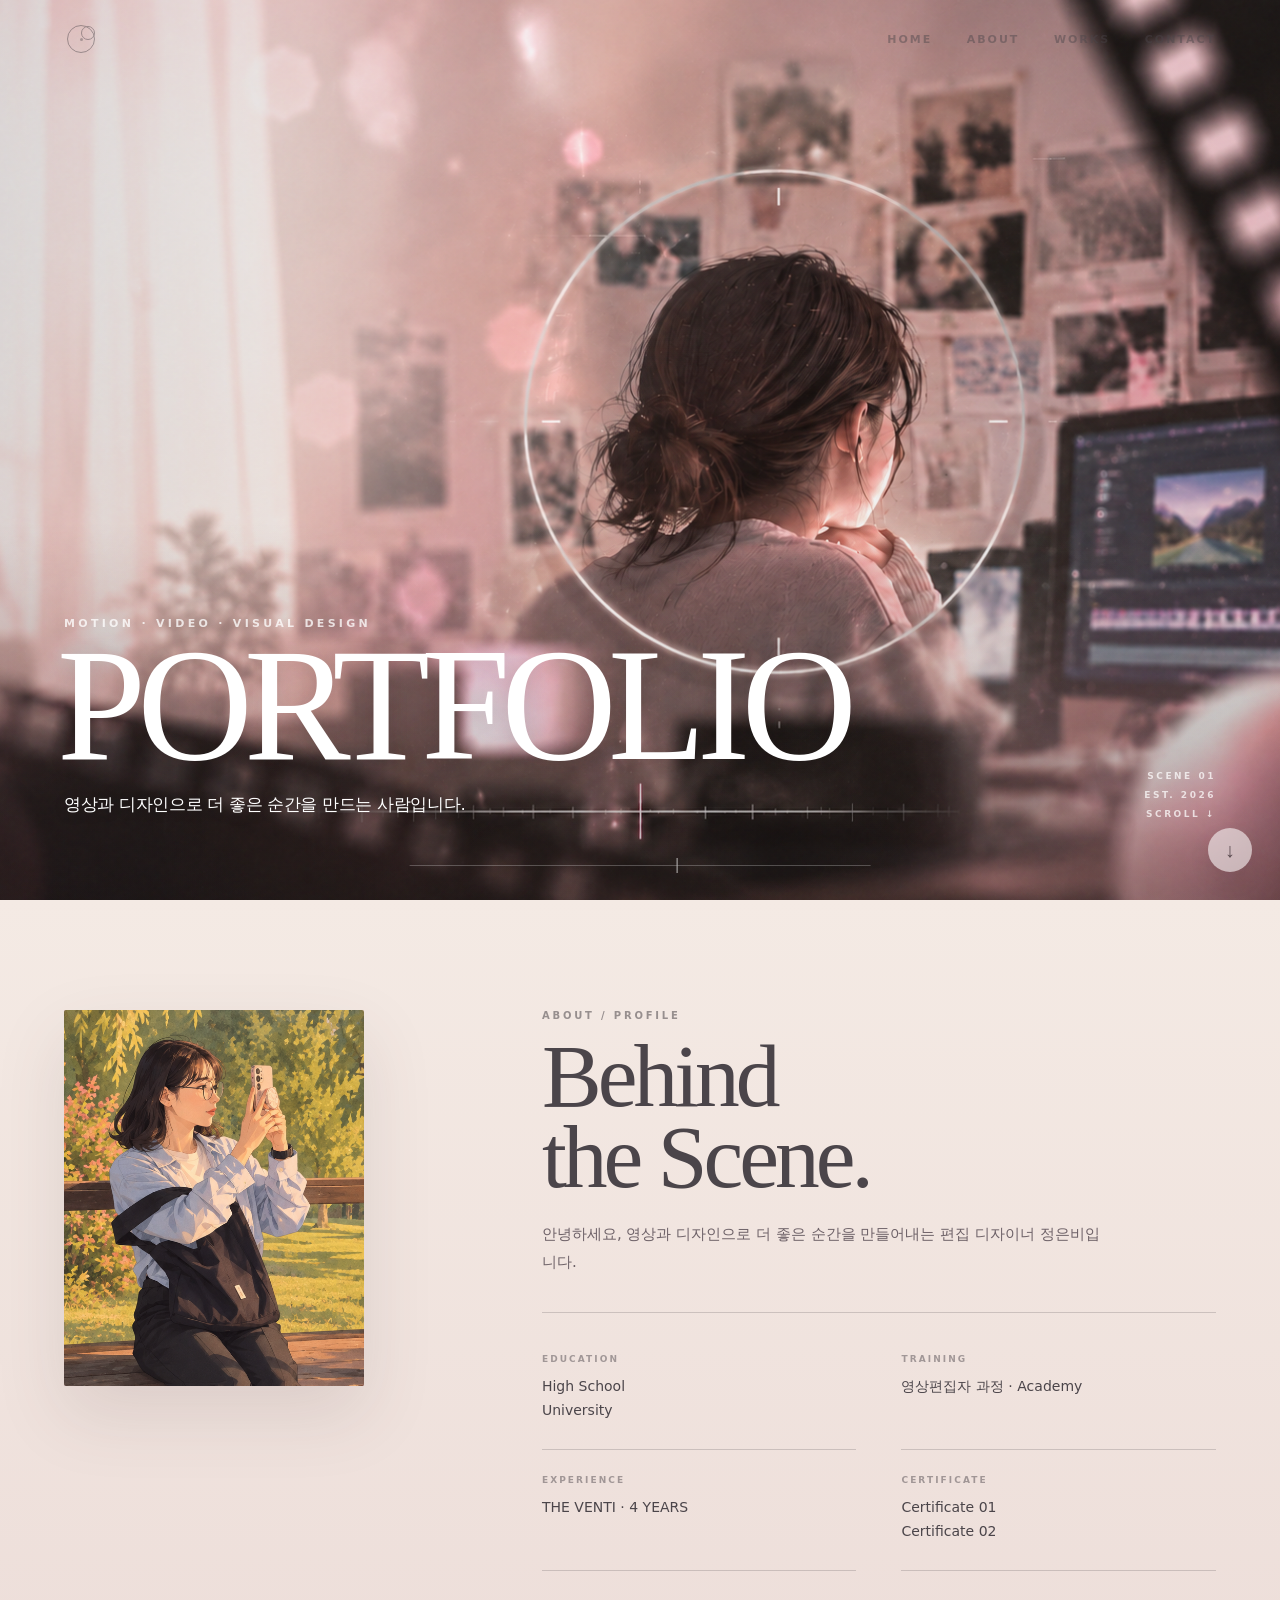
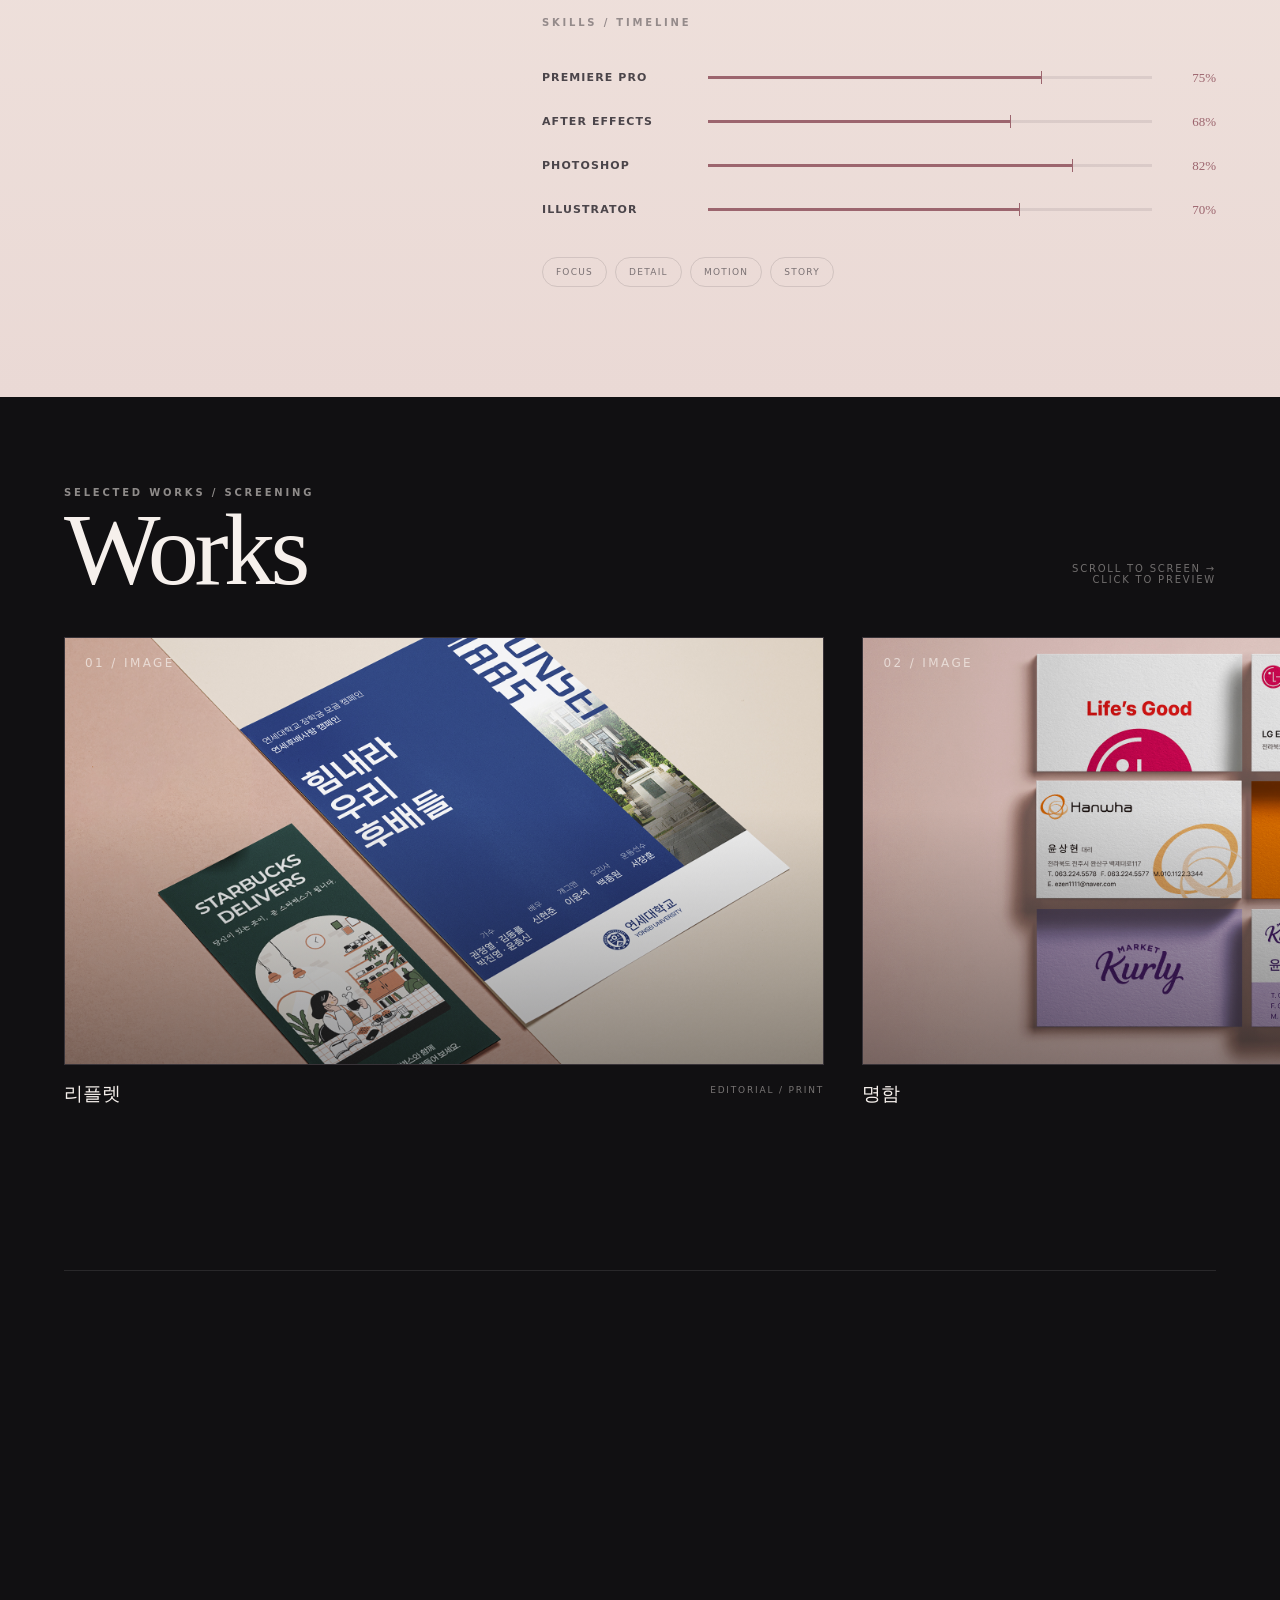
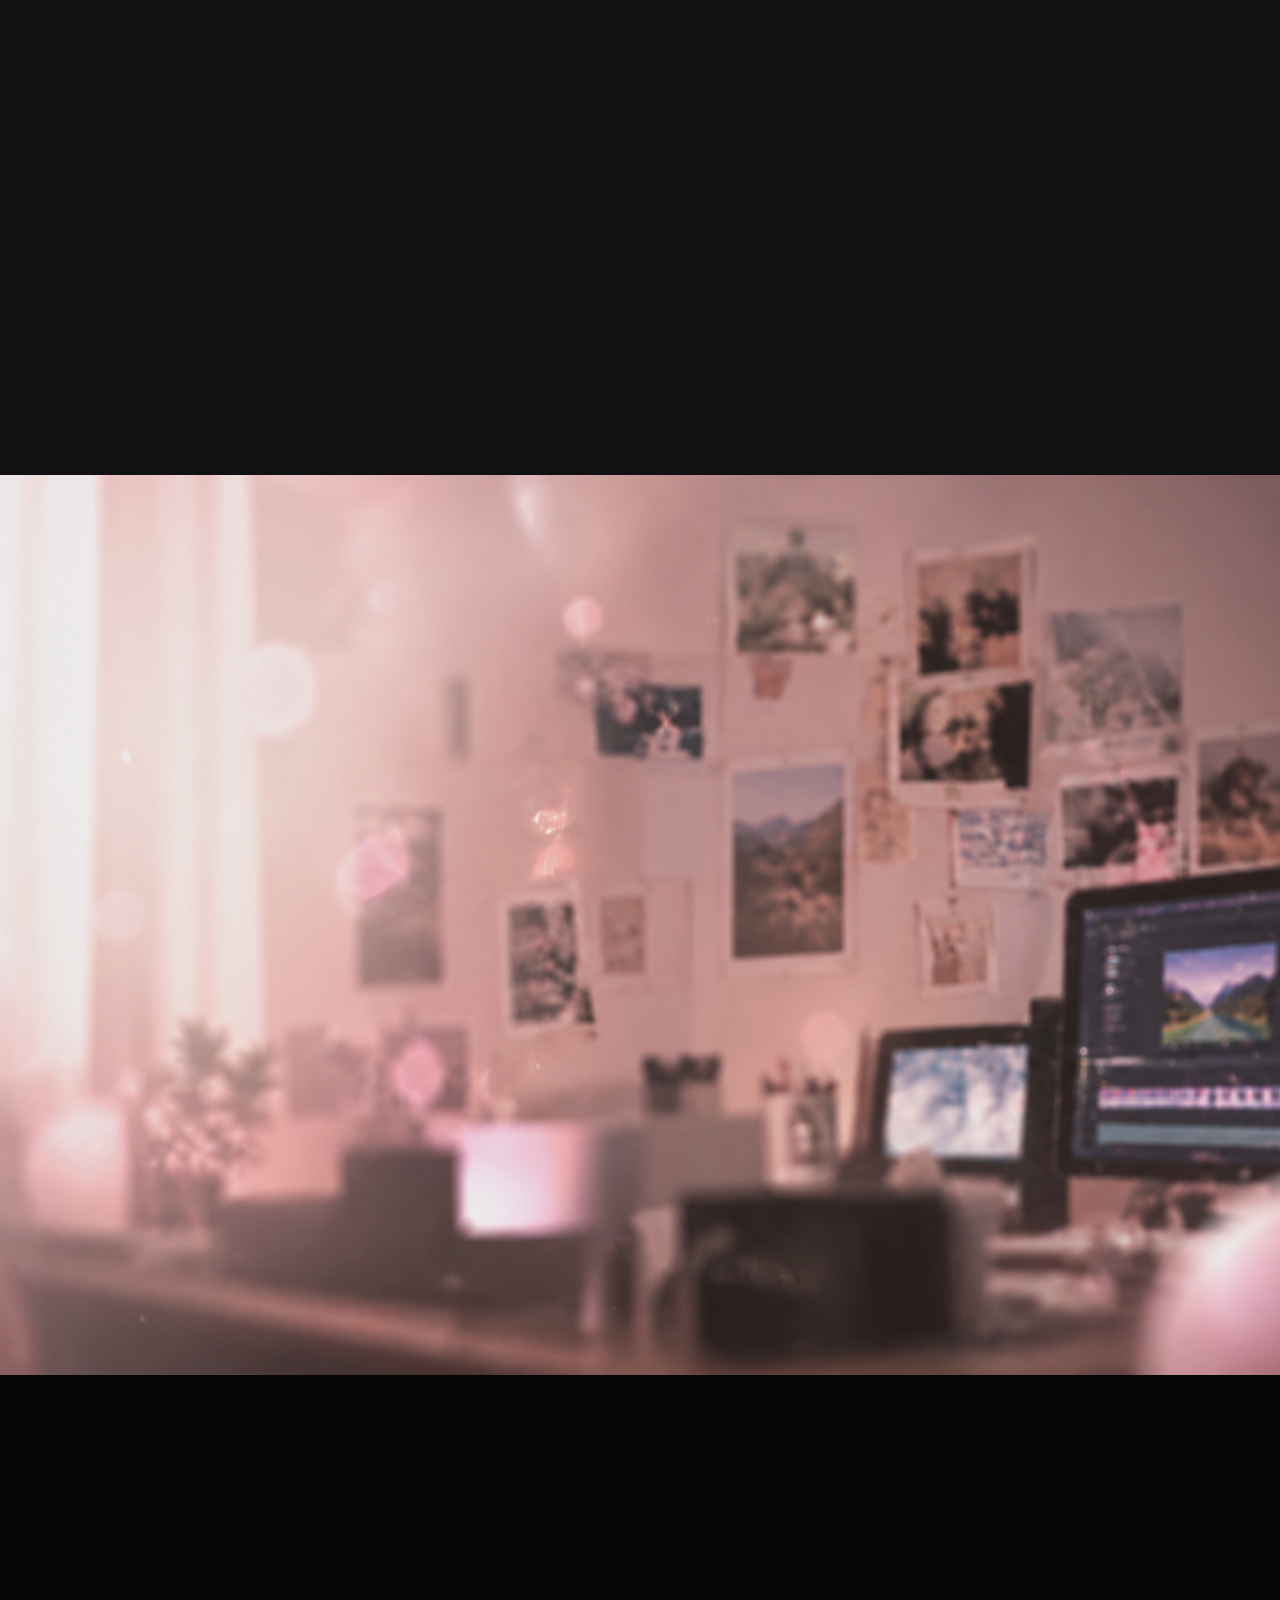
<file: index.html>
<!doctype html>
<html lang="ko">

<head>
  <meta charset="utf-8" />
  <meta name="viewport" content="width=device-width, initial-scale=1" />
  <title>Eunbi Portfolio</title>
  <meta name="description" content="영상과 디자인으로 더 좋은 순간을 만드는 사람입니다." />
  <script>
    if (sessionStorage.getItem('portfolioTarget') === 'works') {
      document.documentElement.classList.add('jump-to-works');
    }
  </script>

  <style>
    html.jump-to-works {
      visibility: hidden;
    }
  </style>

  <link rel="icon" type="image/png" sizes="32x32" href="./assets/favicon.png">
  <link rel="stylesheet" href="style.css" />
</head>

<body data-hero-final-ring="video">
  <header class="site-header" id="siteHeader">
    <!-- LOGO PLACEHOLDER: later swap this mark for your personal symbol / character icon -->
    <a class="brand-mark" href="#top" aria-label="Home"><span></span></a>
    <nav class="nav-links" aria-label="Primary">
      <a href="#top">HOME</a>
      <a href="#about">ABOUT</a>
      <a href="#works">WORKS</a>
      <a href="#contact">CONTACT</a>
    </nav>
  </header>

  <main id="top">
    <section class="hero">
      <div class="hero-media" aria-hidden="true">
        <!-- Replace hero-loop.mp4 with the final Flow clip later. Keep the same filename and no HTML edit is needed. -->
        <video autoplay muted loop playsinline poster="assets/hero-still.png">
          <source src="assets/표지 동영상.mp4" type="video/mp4" />
        </video>
        <img src="assets/hero-still.png" alt="" />
      </div>
      <div class="hero-shade"></div>
      <div class="hero-grain"></div>
      <!-- Intro rings are web layers. With data-hero-final-ring="video", they roll in and fade into the ring already baked into the Flow clip. -->
      <div class="focus-ring big"></div>
      <div class="focus-ring small"></div>
      <div class="hero-copy">
        <div class="hero-kicker">MOTION · VIDEO · VISUAL DESIGN</div>
        <h1 class="hero-title">PORTFOLIO</h1>
        <p class="hero-desc">영상과 디자인으로 더 좋은 순간을 만드는 사람입니다.</p>
      </div>
      <div class="hero-meta"><span>SCENE 01</span><span>EST. 2026</span><span>SCROLL ↓</span></div>
      <div class="hero-timeline"></div>
    </section>

    <section class="profile" id="about">
      <div class="profile-grid">
        <aside class="portrait-wrap">
          <div class="portrait">
            <img
              src="./assets/자캐_임시.png"
              alt="프로필 일러스트"
              class="portrait-img"
            >
          </div>
        </aside>
        <div>
          <div class="profile-head">
            <div class="section-label">ABOUT / PROFILE</div>
            <h2>Behind<br>the Scene.</h2>
            <p>안녕하세요, 영상과 디자인으로 더 좋은 순간을 만들어내는 편집 디자이너 정은비입니다.</p>
          </div>

          <dl class="credit-grid">
            <div class="credit">
              <dt>EDUCATION</dt>
              <dd>High School<br>University</dd>
            </div>
            <div class="credit">
              <dt>TRAINING</dt>
              <dd>영상편집자 과정 · Academy</dd>
            </div>
            <div class="credit">
              <dt>EXPERIENCE</dt>
              <dd>THE VENTI · 4 YEARS</dd>
            </div>
            <div class="credit">
              <dt>CERTIFICATE</dt>
              <dd>Certificate 01<br>Certificate 02</dd>
            </div>
          </dl>

          <div class="skills" id="skills">
            <div class="skills-head"><span class="section-label">SKILLS / TIMELINE</span></div>
            <!-- data-level values below are TEMPORARY. Change only the number later. -->
            <div class="skill" data-level="75"><span class="skill-name">PREMIERE PRO</span><span
                class="skill-track"><span class="skill-fill"></span></span><span class="skill-value">0%</span></div>
            <div class="skill" data-level="68"><span class="skill-name">AFTER EFFECTS</span><span
                class="skill-track"><span class="skill-fill"></span></span><span class="skill-value">0%</span></div>
            <div class="skill" data-level="82"><span class="skill-name">PHOTOSHOP</span><span class="skill-track"><span
                  class="skill-fill"></span></span><span class="skill-value">0%</span></div>
            <div class="skill" data-level="70"><span class="skill-name">ILLUSTRATOR</span><span
                class="skill-track"><span class="skill-fill"></span></span><span class="skill-value">0%</span></div>
          </div>

          <div class="keywords">
            <span class="keyword">FOCUS</span>
            <span class="keyword">DETAIL</span>
            <span class="keyword">MOTION</span>
            <span class="keyword">STORY</span>
          </div>
        </div>
      </div>
    </section>

    <section class="works" id="works" data-nav="light">
      <div class="works-sticky">
        <div class="works-title">
          <div>
            <div class="section-label">SELECTED WORKS / SCREENING</div>
            <h2>Works</h2>
          </div>
          <p>SCROLL TO SCREEN →<br>CLICK TO PREVIEW</p>
        </div>
        <div class="works-track" id="worksTrack">
          <!-- 6 temporary slots: 3 video + 3 image. Duplicate cards later as needed. -->
           <article class="work-card" tabindex="0" data-title="리플렛" data-category="EDITORIAL / PRINT"
            data-desc="많은 정보를 한눈에 이해할 수 있도록 정리하고, 각 프로젝트의 특성에 맞춰 레이아웃을 구성했습니다." data-href="leaflet/index.html"
            data-art="url('./assets/2인 리플렛.jpg') center / cover no-repeat">
            <div class="work-frame">
              <div class="work-art" style="--art:url('./assets/2인 리플렛.jpg') center / cover no-repeat"><span
                  class="work-no">01 / IMAGE</span></div>
            </div>
            <div class="work-info"><span class="work-name">리플렛</span><span class="work-cat">EDITORIAL / PRINT</span></div>
          </article>
          <article class="work-card" tabindex="0" data-title="명함" data-category="PRINT / GRAPHIC"
            data-desc="각 브랜드의 아이덴티티를 반영하여 브랜드의 특성이 드러나는 명함을 디자인했습니다." data-href="business-card/index.html"
            data-art="url('./assets/명함.jpg') center / cover no-repeat">
            <div class="work-frame">
              <div class="work-art" style="--art:url('./assets/명함.jpg') center / cover no-repeat"><span
                  class="work-no">02 / IMAGE</span></div>
            </div>
            <div class="work-info"><span class="work-name">명함</span><span class="work-cat">PRINT / GRAPHIC</span></div>
          </article>
          <article class="work-card" tabindex="0" data-title="카드뉴스" data-category="GRAPHIC DESIGN"
            data-desc="민생회복 소비쿠폰의 주요 정보를 체계적으로 구조화하고, 누구나 쉽게 이해할 수 있도록 디자인했습니다." data-href="cardnews/index.html"
            data-art="url('./assets/카드뉴스_목업2.jpg') center / cover no-repeat">
            <div class="work-frame">
              <div class="work-art" style="--art:url('./assets/카드뉴스_목업2.jpg') center / cover no-repeat"><span
                  class="work-no">03 / IMAGE</span></div>
            </div>
            <div class="work-info"><span class="work-name">카드뉴스</span><span class="work-cat">GRAPHIC
                DESIGN</span></div>
          </article>
          <article class="work-card" tabindex="0" data-title="밀리의 서재" data-category="MOTION / VIDEO"
            data-desc="밀리의 서재가 제공하는 다양한 독서 경험을 시각적인 움직임과 화면 전환을 활용해 표현했습니다." data-href="milli/index.html"
            data-art="url('./assets/milli-thumbnail.jpg') center / cover no-repeat"
            data-video="./assets/milli-loop.mp4">
            <div class="work-frame">
              <div class="work-art" style="--art:url('./assets/milli-thumbnail.jpg') center / cover no-repeat">
                <span
                  class="work-no">04 / VIDEO</span>
                <span class="play"></span>
              </div>
            </div>
            <div class="work-info"><span class="work-name">밀리의 서재</span><span class="work-cat">MOTION / VIDEO</span>
            </div>
          </article>
          <article class="work-card" tabindex="0" data-title="유튜브 '롤조각'" data-category="VIDEO EDITING"
            data-desc="리그 오브 레전드 입문자도 쉽게 이해할 수 있도록 프로 선수들의 이야기를 기획하고, 내레이션과 컷 편집을 통해 숏폼 콘텐츠로 제작했습니다." data-href="rolljogak/index.html"
            data-art="url('./assets/60초 Faker.jpg') center / cover no-repeat"
            data-video="./assets/faker-final.mp4">
            <div class="work-frame">
              <div class="work-art" style="--art:url('./assets/60초 Faker.jpg') center / cover no-repeat"><span
                  class="work-no">05 / VIDEO</span><span class="play"></span></div>
            </div>
            <div class="work-info"><span class="work-name">유튜브 숏폼 <롤조각></span><span class="work-cat">VIDEO
                EDITING</span></div>
          </article>
          <article class="work-card" tabindex="0" data-title="기업 브랜딩" data-category="BRAND FILM"
            data-desc="일상 속 여유와 쉼이라는 콘셉트를 바탕으로 브랜드 아이덴티티를 설계하고, 로고와 웹사이트 디자인에 반영했습니다." data-href="yeobackrok/index.html"
            data-art="url('./assets/여백록.jpg')  center / cover no-repeat">
            <div class="work-frame">
              <div class="work-art" style="--art:url('./assets/여백록.jpg')  center / cover no-repeat"><span
                  class="work-no">06 / WEB</span></div>
            </div>
            <div class="work-info"><span class="work-name">기업 브랜딩 <여백록></span><span class="work-cat">BRAND
                FILM</span></div>
          </article>
        </div>
        <div class="works-progress"><span id="worksProgress"></span></div>
      </div>
    </section>

    <section class="ending" id="contact" data-nav="light">
      <div class="ending-sticky" id="endingSticky">
        <div class="end-bg"></div>
        <div class="contact-card">
          <div class="section-label">CONTACT</div><a class="contact-email"
            href="mailto:your@email.com">to_loving@naver.com</a>
        </div>
        <div class="black-curtain"></div>
        <div class="end-word">END</div>
        <div class="ing-word">-ing</div>
        <div class="end-credit">2026 / EUNBI</div>
      </div>
    </section>
  </main>

  <div class="modal" id="projectModal" aria-hidden="true">
    <button class="modal-close" aria-label="Close">×</button>
    <div class="modal-panel" role="dialog" aria-modal="true" aria-labelledby="modalTitle">
      <a href="#" class="modal-visual" id="modalVisual" title="클릭하시면 상세 페이지로 연결됩니다.">
        <video id="modalVideo" muted loop playsinline></video>
      </a>
      <div class="modal-copy">
        <div>
          <div class="modal-category" id="modalCategory"></div>
          <h3 id="modalTitle"></h3>
          <p id="modalDesc"></p>
        </div><a href="#" class="view-project" id="viewProject">VIEW PROJECT ↗</a>
      </div>
    </div>
  </div>
  <div class="scroll-nav" id="scrollNav" aria-label="빠른 페이지 이동">
    <button class="scroll-arrow scroll-arrow--up is-hidden" id="scrollUpBtn" type="button" aria-label="HOME으로 이동">
      <span aria-hidden="true">↑</span>
    </button>
    <button class="scroll-arrow scroll-arrow--down" id="scrollDownBtn" type="button" aria-label="END로 이동">
      <span aria-hidden="true">↓</span>
    </button>
  </div>

  <script src="script.js" defer></script>
</body>

</html>
</file>
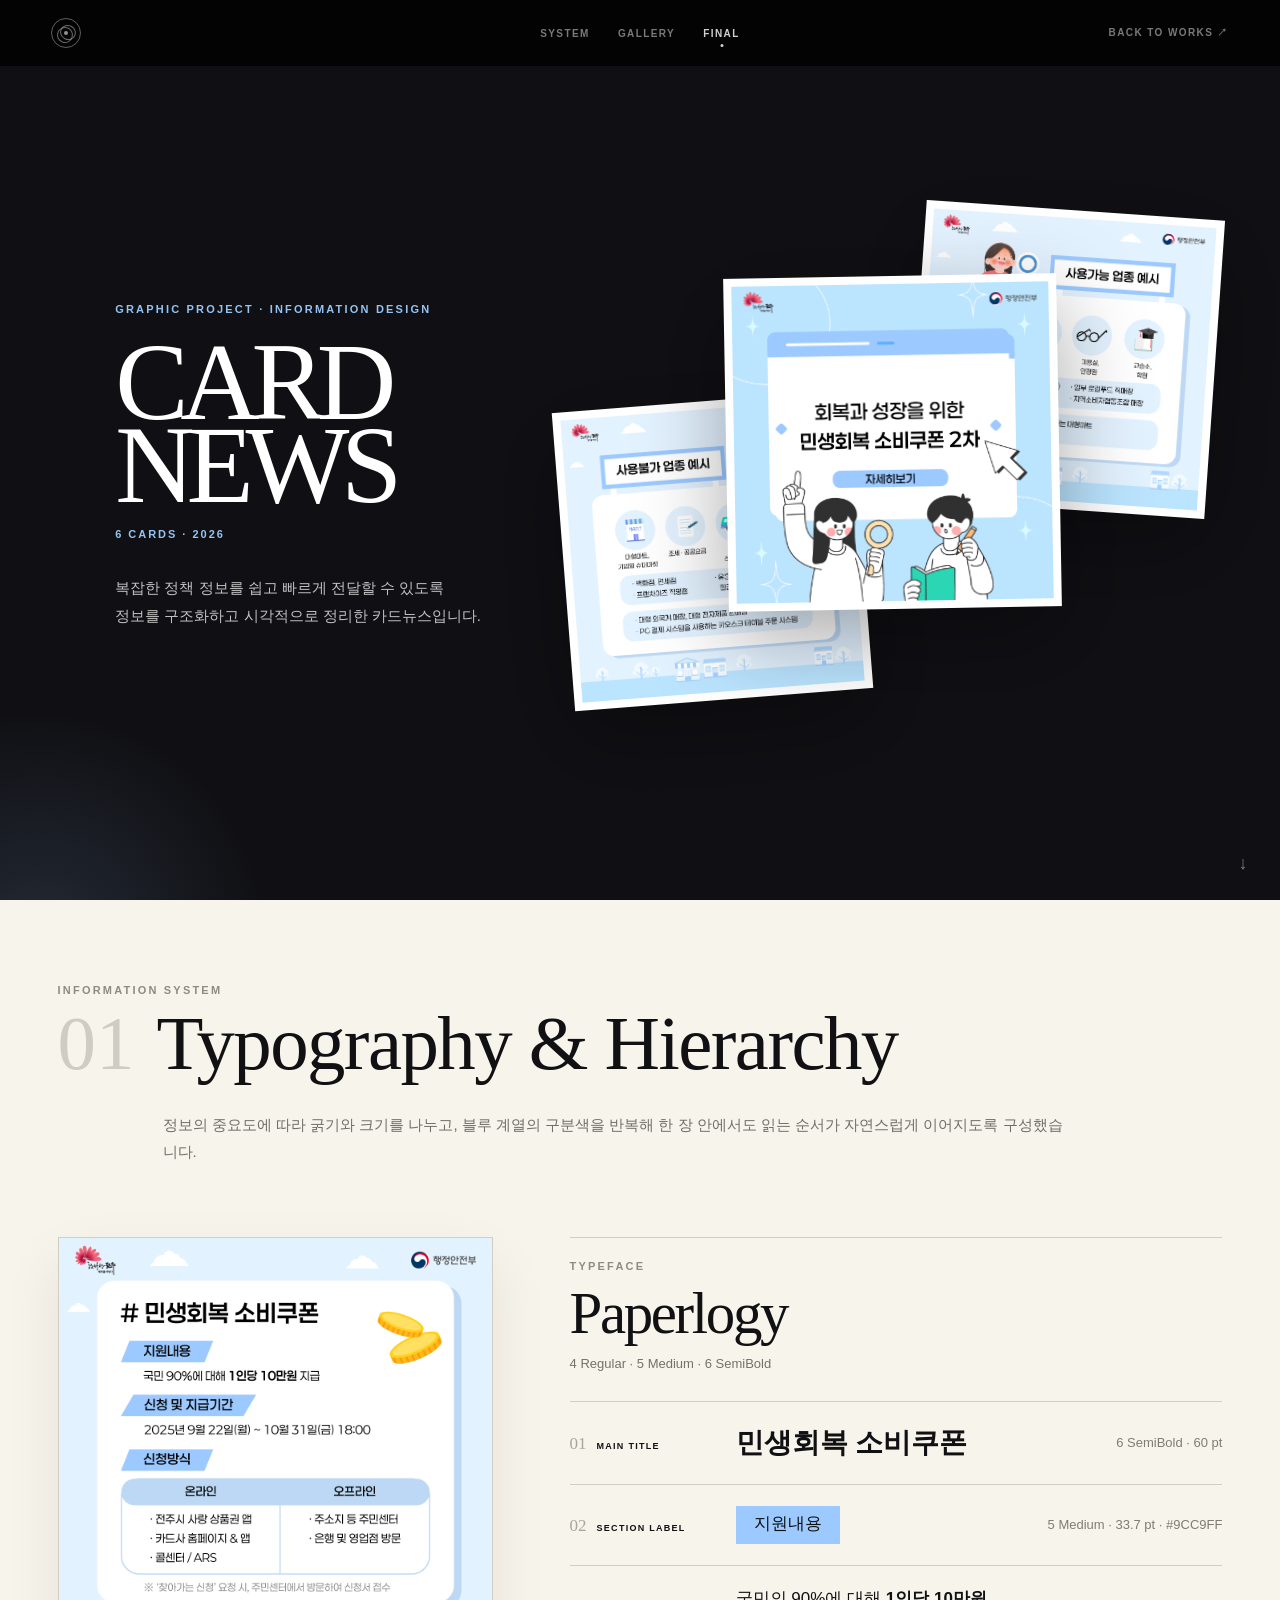
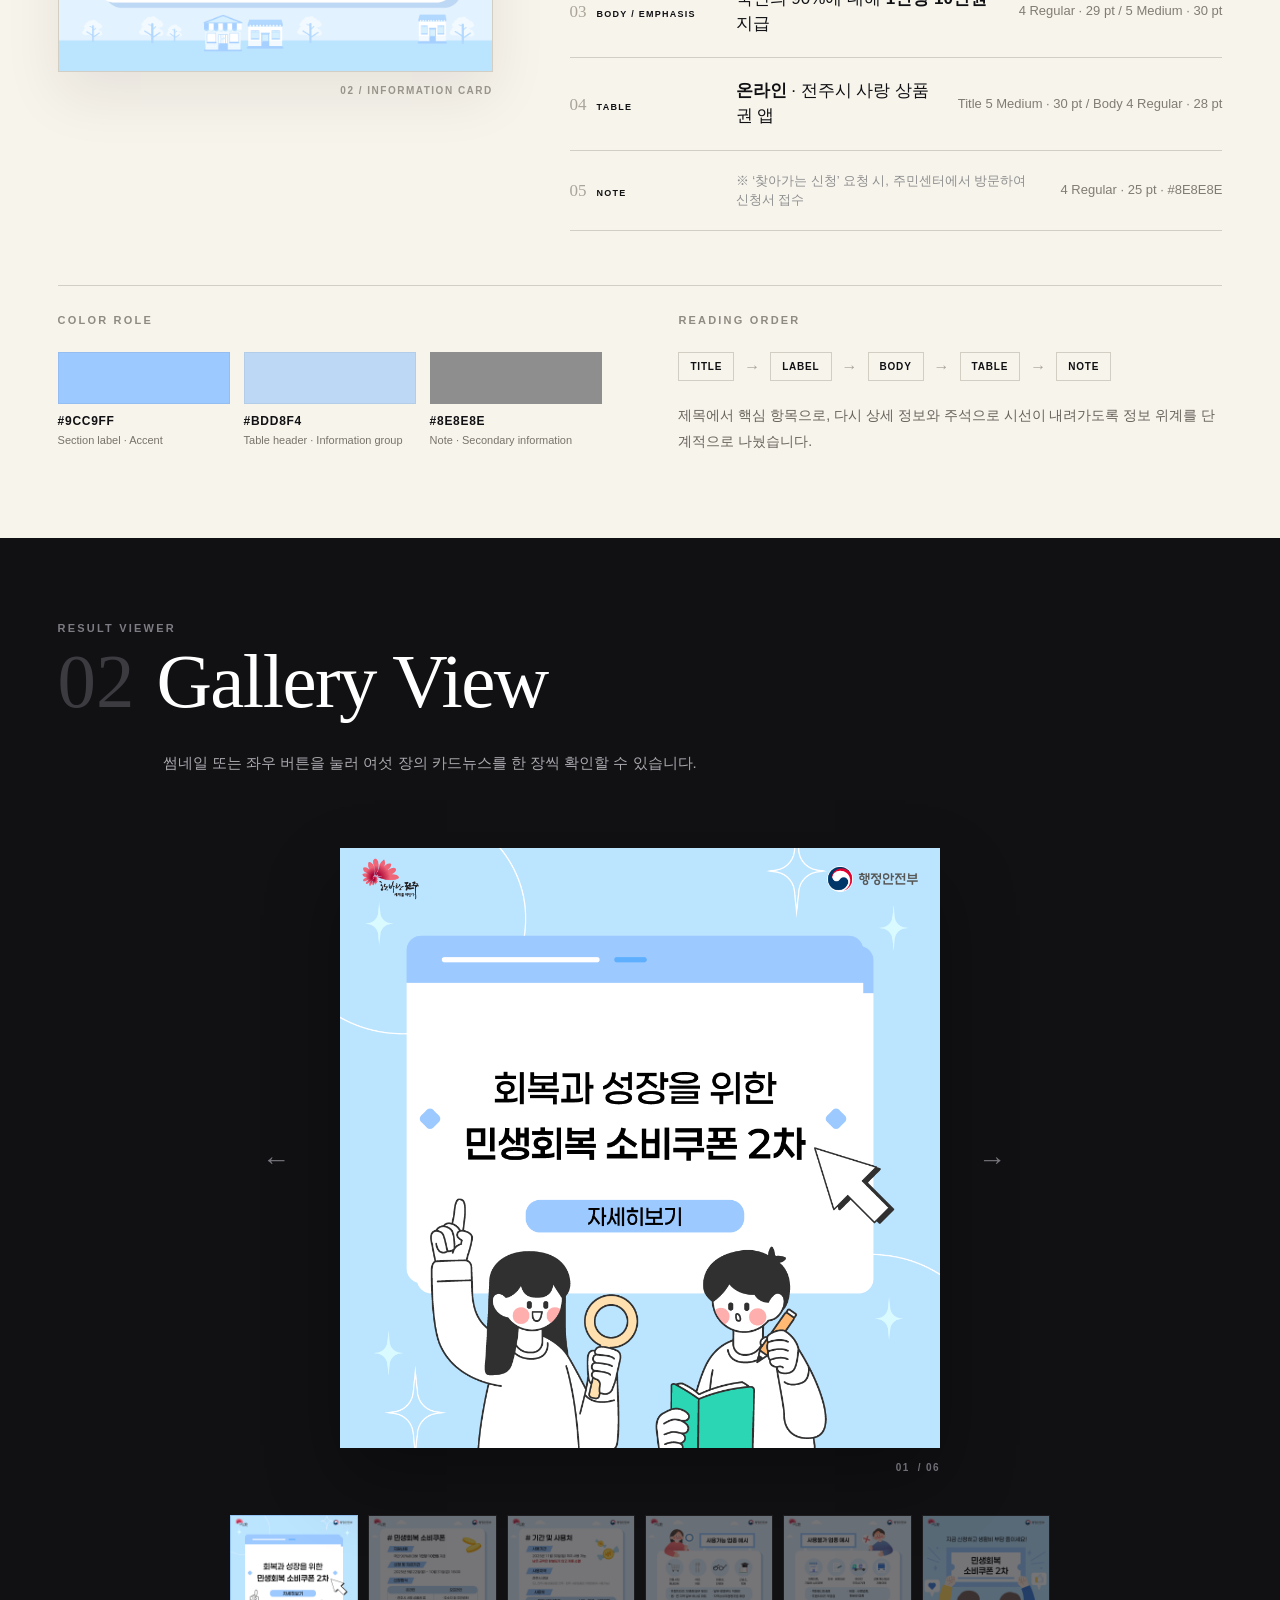
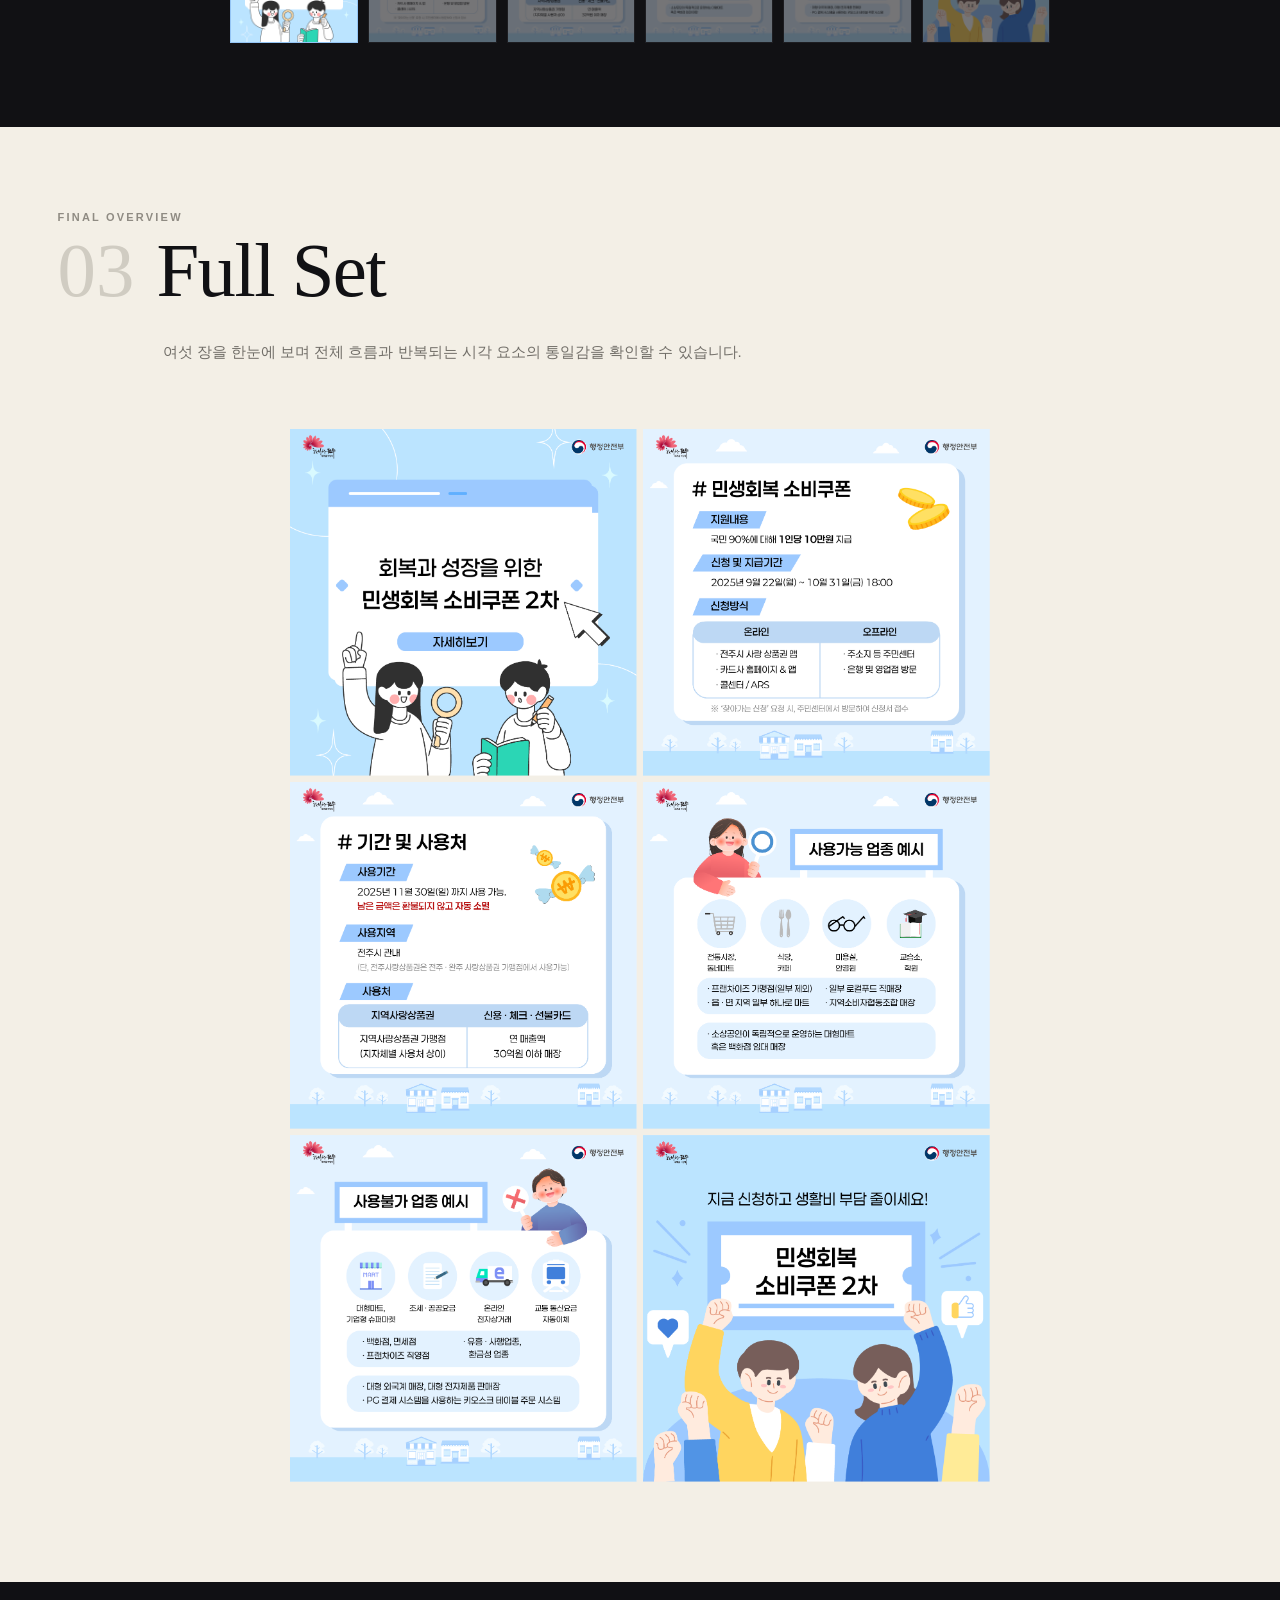
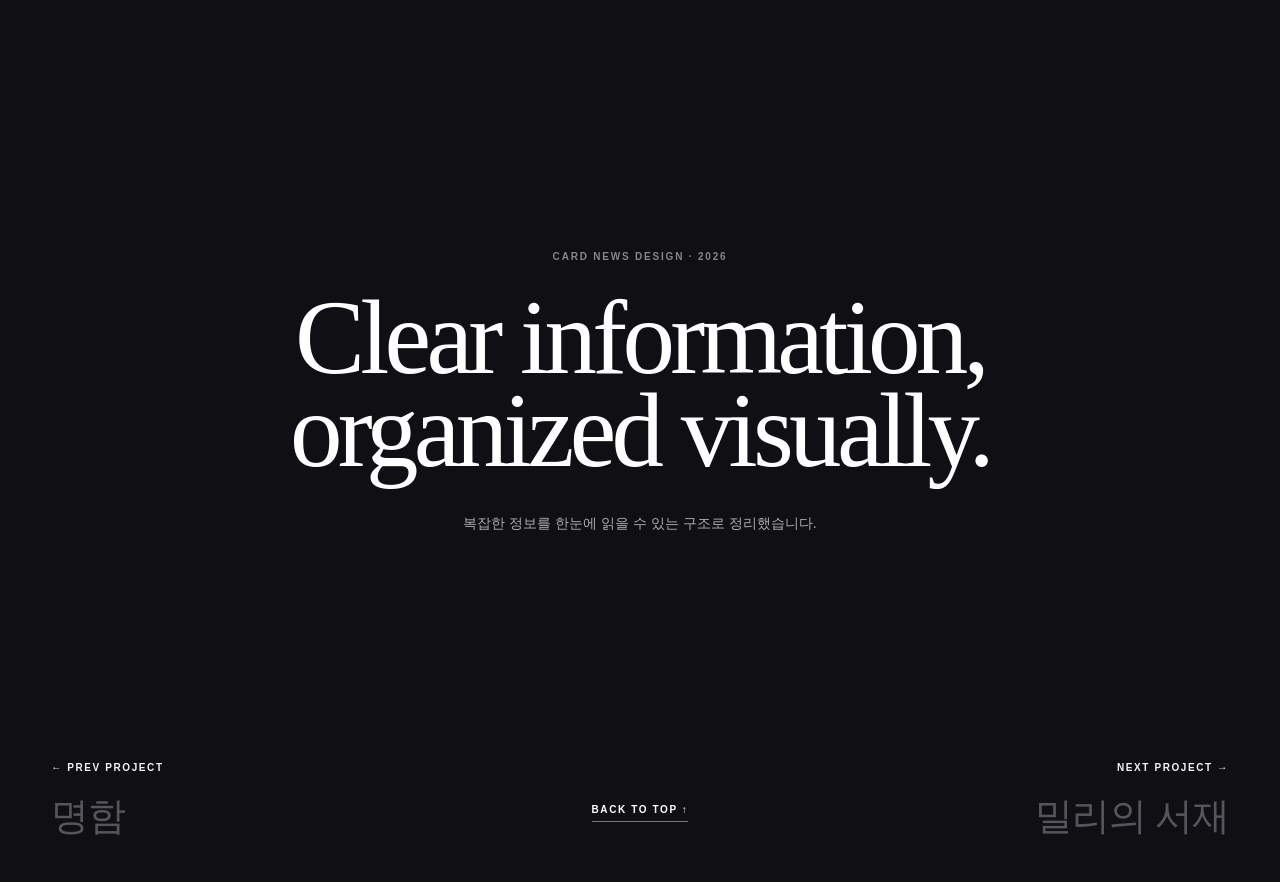
<file: cardnews/index.html>
<!DOCTYPE html>
<html lang="ko">
<head>
  <meta charset="UTF-8" />
  <meta name="viewport" content="width=device-width, initial-scale=1.0" />
  <meta name="description" content="민생회복 소비쿠폰 2차 정보를 읽기 쉽게 구조화한 카드뉴스 디자인 프로젝트입니다." />
  <title>Card News Design | Portfolio</title>
  <link rel="stylesheet" href="cardnews.css" />
</head>
<body>
  <div id="top" aria-hidden="true"></div>

  <header class="hero" aria-labelledby="project-title">
    <nav class="project-nav" aria-label="프로젝트 메뉴">
      <a class="project-nav__mark" href="#top" aria-label="프로젝트 맨 위로 이동"><span></span></a>
      <div class="project-nav__links">
        <a href="#system">SYSTEM</a>
        <a href="#gallery">GALLERY</a>
        <a href="#final">FINAL</a>
      </div>
      <a class="project-nav__works" href="../index.html" onclick="sessionStorage.setItem('portfolioTarget', 'works')">BACK TO WORKS ↗</a>
    </nav>

    <div class="hero__copy reveal">
      <p class="eyebrow">GRAPHIC PROJECT · INFORMATION DESIGN</p>
      <h1 id="project-title">CARD<br />NEWS</h1>
      <p class="hero__en">6 CARDS · 2026</p>
      <p class="hero__desc">복잡한 정책 정보를 쉽고 빠르게 전달할 수 있도록<br />정보를 구조화하고 시각적으로 정리한 카드뉴스입니다.</p>
    </div>

    <div class="hero__visual reveal reveal--delay" aria-label="카드뉴스 대표 이미지 3장">
      <figure class="hero-card hero-card--left">
        <img src="assets/card-5.png" alt="사용불가 업종 예시 카드" />
      </figure>
      <figure class="hero-card hero-card--right">
        <img src="assets/card-4.png" alt="사용가능 업종 예시 카드" />
      </figure>
      <figure class="hero-card hero-card--front">
        <img src="assets/card-1.png" alt="민생회복 소비쿠폰 2차 카드뉴스 표지" />
      </figure>
    </div>
  </header>

  <main>
    <section class="section section--ivory system" id="system" aria-labelledby="system-title">
      <div class="section__head reveal">
        <p class="section__kicker">INFORMATION SYSTEM</p>
        <div class="section__title-row">
          <span class="section__number">01</span>
          <h2 id="system-title">Typography &amp; Hierarchy</h2>
        </div>
        <p class="section__intro section__intro--dark">정보의 중요도에 따라 굵기와 크기를 나누고, 블루 계열의 구분색을 반복해 한 장 안에서도 읽는 순서가 자연스럽게 이어지도록 구성했습니다.</p>
      </div>

      <div class="system-layout">
        <figure class="system-preview reveal">
          <img src="assets/card-2.png" alt="지원내용, 신청 및 지급기간, 신청방식이 정리된 카드뉴스 2번" />
          <figcaption>02 / INFORMATION CARD</figcaption>
        </figure>

        <div class="system-spec reveal">
          <div class="type-family">
            <p class="system-label">TYPEFACE</p>
            <h3>Paperlogy</h3>
            <p>4 Regular · 5 Medium · 6 SemiBold</p>
          </div>

          <div class="type-list" aria-label="카드뉴스 타이포그래피 사용 규칙">
            <article class="type-row">
              <div><span>01</span><strong>MAIN TITLE</strong></div>
              <p class="type-sample type-sample--title">민생회복 소비쿠폰</p>
              <p class="type-meta">6 SemiBold · 60 pt</p>
            </article>
            <article class="type-row">
              <div><span>02</span><strong>SECTION LABEL</strong></div>
              <p class="type-sample type-sample--label">지원내용</p>
              <p class="type-meta">5 Medium · 33.7 pt · #9CC9FF</p>
            </article>
            <article class="type-row">
              <div><span>03</span><strong>BODY / EMPHASIS</strong></div>
              <p class="type-sample">국민의 90%에 대해 <b>1인당 10만원</b> 지급</p>
              <p class="type-meta">4 Regular · 29 pt / 5 Medium · 30 pt</p>
            </article>
            <article class="type-row">
              <div><span>04</span><strong>TABLE</strong></div>
              <p class="type-sample"><b>온라인</b> · 전주시 사랑 상품권 앱</p>
              <p class="type-meta">Title 5 Medium · 30 pt / Body 4 Regular · 28 pt</p>
            </article>
            <article class="type-row">
              <div><span>05</span><strong>NOTE</strong></div>
              <p class="type-sample type-sample--note">※ ‘찾아가는 신청’ 요청 시, 주민센터에서 방문하여 신청서 접수</p>
              <p class="type-meta">4 Regular · 25 pt · #8E8E8E</p>
            </article>
          </div>
        </div>
      </div>

      <div class="system-bottom reveal">
        <div class="color-system">
          <p class="system-label">COLOR ROLE</p>
          <div class="color-role-list">
            <div class="color-role">
              <span class="color-chip" style="--chip:#9cc9ff"></span>
              <div><strong>#9CC9FF</strong><p>Section label · Accent</p></div>
            </div>
            <div class="color-role">
              <span class="color-chip" style="--chip:#bdd8f4"></span>
              <div><strong>#BDD8F4</strong><p>Table header · Information group</p></div>
            </div>
            <div class="color-role">
              <span class="color-chip color-chip--note" style="--chip:#8e8e8e"></span>
              <div><strong>#8E8E8E</strong><p>Note · Secondary information</p></div>
            </div>
          </div>
        </div>

        <div class="reading-order">
          <p class="system-label">READING ORDER</p>
          <div class="reading-flow" aria-label="정보를 읽는 순서">
            <span>TITLE</span><i>→</i><span>LABEL</span><i>→</i><span>BODY</span><i>→</i><span>TABLE</span><i>→</i><span>NOTE</span>
          </div>
          <p>제목에서 핵심 항목으로, 다시 상세 정보와 주석으로 시선이 내려가도록 정보 위계를 단계적으로 나눴습니다.</p>
        </div>
      </div>
    </section>

    <section class="section section--dark" id="gallery" aria-labelledby="gallery-title">
      <div class="section__head section__head--light reveal">
        <p class="section__kicker">RESULT VIEWER</p>
        <div class="section__title-row">
          <span class="section__number">02</span>
          <h2 id="gallery-title">Gallery View</h2>
        </div>
        <p class="section__intro">썸네일 또는 좌우 버튼을 눌러 여섯 장의 카드뉴스를 한 장씩 확인할 수 있습니다.</p>
      </div>

      <div class="gallery reveal" aria-live="polite">
        <button class="gallery__arrow gallery__arrow--prev" type="button" aria-label="이전 카드">←</button>
        <figure class="gallery__main">
          <img id="galleryMain" src="assets/card-1.png" alt="카드뉴스 1번 표지" />
          <figcaption><span id="galleryIndex">01</span><span>/ 06</span></figcaption>
        </figure>
        <button class="gallery__arrow gallery__arrow--next" type="button" aria-label="다음 카드">→</button>
      </div>

      <div class="gallery__thumbs reveal" aria-label="카드뉴스 썸네일 선택">
        <button class="gallery__thumb is-active" type="button" data-index="0" aria-label="1번 카드 보기"><img src="assets/card-1.png" alt="" /></button>
        <button class="gallery__thumb" type="button" data-index="1" aria-label="2번 카드 보기"><img src="assets/card-2.png" alt="" /></button>
        <button class="gallery__thumb" type="button" data-index="2" aria-label="3번 카드 보기"><img src="assets/card-3.png" alt="" /></button>
        <button class="gallery__thumb" type="button" data-index="3" aria-label="4번 카드 보기"><img src="assets/card-4.png" alt="" /></button>
        <button class="gallery__thumb" type="button" data-index="4" aria-label="5번 카드 보기"><img src="assets/card-5.png" alt="" /></button>
        <button class="gallery__thumb" type="button" data-index="5" aria-label="6번 카드 보기"><img src="assets/card-6.png" alt="" /></button>
      </div>
    </section>

    <section class="section section--paper" id="final" aria-labelledby="final-title">
      <div class="section__head reveal">
        <p class="section__kicker">FINAL OVERVIEW</p>
        <div class="section__title-row">
          <span class="section__number">03</span>
          <h2 id="final-title">Full Set</h2>
        </div>
        <p class="section__intro section__intro--dark">여섯 장을 한눈에 보며 전체 흐름과 반복되는 시각 요소의 통일감을 확인할 수 있습니다.</p>
      </div>

      <figure class="final-overview reveal">
        <img src="assets/final-overview.png" alt="민생회복 소비쿠폰 2차 카드뉴스 6장 전체 구성" />
      </figure>
    </section>

    <footer class="closing" id="page-end" aria-labelledby="closing-title">
      <div class="closing__inner">
        <div class="closing__center reveal">
          <p class="closing__kicker">CARD NEWS DESIGN · 2026</p>
          <h2 id="closing-title">Clear information,<br />organized visually.</h2>
          <p class="closing__sub">복잡한 정보를 한눈에 읽을 수 있는 구조로 정리했습니다.</p>
        </div>

        <nav class="closing__projects" aria-label="다른 프로젝트로 이동">
          <a class="closing__project closing__project--prev"
            href="../business-card/index.html">
            <span>← PREV PROJECT</span>
            <strong>명함</strong>
          </a>

          <a class="closing__top" href="#top">BACK TO TOP ↑</a>

          <a class="closing__project closing__project--next"
            href="../milli/index.html">
            <span>NEXT PROJECT →</span>
            <strong>밀리의 서재</strong>
          </a>
        </nav>
      </div>
    </footer>
  </main>

  <div class="scroll-controls" aria-label="페이지 빠른 이동">
    <button type="button" data-scroll="top" aria-label="페이지 맨 위로 이동">↑</button>
    <button type="button" data-scroll="bottom" aria-label="페이지 맨 아래로 이동">↓</button>
  </div>

  <script src="cardnews.js"></script>
</body>
</html>
</file>
<file: style.css>
:root{
  --ink:#4b454a;
  --ink-soft:#6e6268;
  --paper:#f3e8e2;
  --paper-2:#ead8d4;
  --rose:#c9848d;
  --rose-deep:#9c656e;
  --night:#111012;
  --night-2:#181519;
  --line:rgba(75,69,74,.22);
  --white-line:rgba(255,255,255,.22);
  --page-x:clamp(24px,5vw,84px);
  --ease:cubic-bezier(.22,.72,.2,1);
}

*{box-sizing:border-box}
html{scroll-behavior:smooth; scroll-snap-type:y proximity; background:var(--night)}
body{margin:0;color:var(--ink);background:var(--paper);font-family:"Noto Sans KR","Apple SD Gothic Neo","Malgun Gothic",system-ui,sans-serif;overflow-x:hidden}
button,a{font:inherit;color:inherit}
a{text-decoration:none}
button{border:0}
::selection{background:#dba4aa;color:#fff}

/* ---------- subtle fixed navigation ---------- */
.site-header{
  position:fixed;z-index:100;top:0;left:0;width:100%;
  display:flex;align-items:center;justify-content:space-between;
  padding:22px var(--page-x);
  color:var(--ink);opacity:0;transition:color .45s ease,opacity .8s ease;
  pointer-events:none;
}
body.intro-copy .site-header{opacity:1}
.site-header.nav-light{color:#fff}
.brand-mark,.nav-links{pointer-events:auto}
.brand-mark{width:34px;height:34px;position:relative;opacity:.46;transition:.25s ease;display:grid;place-items:center}
.brand-mark:hover{opacity:1;transform:rotate(12deg)}
.brand-mark::before,.brand-mark::after{content:"";position:absolute;border:1px solid currentColor;border-radius:50%}
.brand-mark::before{width:26px;height:26px}
.brand-mark::after{width:12px;height:12px;transform:translate(7px,-6px)}
.brand-mark span{width:3px;height:3px;border-radius:50%;background:currentColor;opacity:.8}
.nav-links{display:flex;gap:clamp(17px,2.7vw,42px);font-size:11px;letter-spacing:.18em;font-weight:600;opacity:.45}
.nav-links a{position:relative;padding:9px 0;transition:opacity .25s ease}
.nav-links a::after{content:"";position:absolute;left:0;right:100%;bottom:4px;height:1px;background:currentColor;transition:right .28s ease}
.nav-links a:hover{opacity:1}.nav-links a:hover::after{right:0}

/* ---------- reusable ---------- */
.section-label{font-size:10px;letter-spacing:.28em;font-weight:700;text-transform:uppercase;opacity:.55}
.hairline{height:1px;background:currentColor;opacity:.16}

/* ---------- HERO ---------- */
.hero{position:relative;height:100svh;min-height:650px;overflow:hidden;background:#d6aaa6;color:#fff}
.hero-media{position:absolute;inset:-2%;filter:blur(13px);transform:scale(1.055);transition:filter 1.15s var(--ease),transform 1.35s var(--ease)}
body.intro-focus .hero-media{filter:blur(0);transform:scale(1)}
.hero-media video,.hero-media img{width:100%;height:100%;object-fit:cover;display:block}
.hero-media img{position:absolute;inset:0;z-index:-1}
.hero-shade{position:absolute;inset:0;background:linear-gradient(90deg,rgba(43,25,29,.16),rgba(43,25,29,.01) 48%,rgba(22,15,19,.12)),linear-gradient(0deg,rgba(28,18,20,.28),transparent 42%)}
.hero-grain{position:absolute;inset:0;opacity:.12;mix-blend-mode:soft-light;pointer-events:none;background-image:url("data:image/svg+xml,%3Csvg viewBox='0 0 180 180' xmlns='http://www.w3.org/2000/svg'%3E%3Cfilter id='n'%3E%3CfeTurbulence type='fractalNoise' baseFrequency='.8' numOctaves='3' stitchTiles='stitch'/%3E%3C/filter%3E%3Crect width='100%25' height='100%25' filter='url(%23n)' opacity='.7'/%3E%3C/svg%3E")}

.focus-ring{position:absolute;border:1px solid rgba(255,255,255,.76);border-radius:50%;opacity:0;z-index:2;will-change:transform,opacity;transition:transform 1.45s var(--ease),opacity .65s ease}
.focus-ring::before,.focus-ring::after{content:"";position:absolute;background:rgba(255,255,255,.84)}
.focus-ring.big{width:clamp(250px,33vw,580px);aspect-ratio:1;left:58%;top:46%;margin-left:calc(clamp(250px,33vw,580px)/-2);margin-top:calc(clamp(250px,33vw,580px)/-2);transform:translateX(-63vw) rotate(-310deg)}
.focus-ring.big::before{width:1px;height:12px;left:50%;top:-6px;box-shadow:0 calc(clamp(250px,33vw,580px)) 0 rgba(255,255,255,.84)}
.focus-ring.big::after{height:1px;width:12px;top:50%;left:-6px;box-shadow:calc(clamp(250px,33vw,580px)) 0 0 rgba(255,255,255,.84)}
.focus-ring.small{width:82px;height:82px;right:10.5%;top:24%;border-color:rgba(255,255,255,.5);transform:translateX(46vw) rotate(320deg)}
body.intro-circles .focus-ring{opacity:.92;transform:translateX(0) rotate(0)}
/* Current Flow clip already contains the final large focus circle. The web rings disappear as the video sharpens, so the settled cover has only one visible circle. */
body[data-hero-final-ring="video"].intro-focus .focus-ring{opacity:0;transition:transform 1.45s var(--ease),opacity .62s ease .22s}
/* If a future hero clip has NO baked-in circle, change <body data-hero-final-ring="video"> to "web". */
body[data-hero-final-ring="web"].intro-focus .focus-ring.big{opacity:.88}
body[data-hero-final-ring="web"].intro-focus .focus-ring.small{opacity:0}

.hero-copy{position:relative;z-index:3;height:100%;display:flex;flex-direction:column;justify-content:flex-end;padding:0 var(--page-x) clamp(48px,9vh,98px);max-width:900px;opacity:0;transform:translateY(34px);transition:opacity .9s ease,transform 1.05s var(--ease);text-shadow:0 2px 20px rgba(35,20,24,.14)}
body.intro-copy .hero-copy{opacity:1;transform:none}
.hero-kicker{font-size:11px;letter-spacing:.3em;font-weight:700;margin-bottom:18px;opacity:.76}
.hero-title{font-family:"Bodoni MT",Didot,"Times New Roman",serif;font-weight:400;font-size:clamp(72px,12.5vw,190px);letter-spacing:-.055em;line-height:.72;margin:0 0 28px -7px}
.hero-desc{font-size:clamp(15px,1.3vw,21px);font-weight:400;letter-spacing:-.02em;line-height:1.7;max-width:520px;margin:0}
.hero-meta{position:absolute;z-index:3;right:var(--page-x);bottom:clamp(48px,9vh,98px);display:grid;gap:9px;text-align:right;font-size:9px;letter-spacing:.28em;font-weight:700;opacity:0;transform:translateY(12px);transition:opacity .75s ease .28s,transform .9s var(--ease) .22s}
body.intro-copy .hero-meta{opacity:.72;transform:none}
.hero-timeline{position:absolute;left:50%;bottom:34px;transform:translateX(-50%) scaleX(.25);transform-origin:center;width:min(36vw,470px);height:1px;background:rgba(255,255,255,.35);z-index:3;opacity:0;transition:opacity .7s ease .4s,transform 1s var(--ease) .3s}
body.intro-copy .hero-timeline{opacity:.7;transform:translateX(-50%) scaleX(1)}
.hero-timeline::before{content:"";position:absolute;left:58%;top:-7px;width:1px;height:15px;background:#fff}

/* ---------- PROFILE ---------- */
.profile{position:relative;padding:clamp(110px,13vw,110px) var(--page-x);background:linear-gradient(180deg,#f4eae4 0%,#ead9d5 100%);min-height:100svh}
.profile-grid{display:grid;grid-template-columns:minmax(260px,.78fr) 1.4fr;gap:clamp(45px,8vw,130px);align-items:start;max-width:1450px;margin:0 auto}
.portrait-wrap{position:sticky;top:110px}
.portrait{width: 80%; aspect-ratio:4/5;position:relative;overflow:hidden;background:linear-gradient(145deg,#dca9ab,#f4ded9 48%,#ba7e87);border-radius:2px;box-shadow:0 28px 70px rgba(87,58,63,.13)}
.portrait-img {
  display: block;
  width: 100%;
  height: 100%;
  object-fit: cover;
  object-position: center;
  object-position: center 30%;
  transform: scale(1.75);
  transform-origin: center 10%;
}

.profile-head{padding-bottom:20px;border-bottom:1px solid var(--line)}
.profile-head h2{font-family:"Bodoni MT",Didot,"Times New Roman",serif;font-size:clamp(50px,7vw,90px);line-height:.9;font-weight:400;letter-spacing:-.045em;margin:15px 0 24px}
.profile-head p{font-size:15px;line-height:1.85;color:var(--ink-soft);max-width:560px}
.credit-grid{display:grid;grid-template-columns:repeat(2,minmax(0,1fr));column-gap:45px;row-gap:0}
.credit{padding:25px 0 26px;border-bottom:1px solid var(--line)}
.credit dt{font-size:9px;letter-spacing:.23em;font-weight:800;opacity:.48;margin-bottom:10px}
.credit dd{margin:0;font-size:14px;line-height:1.75}
.skills{padding:30px 0 0}
.skills-head{display:flex;justify-content:space-between;align-items:end;margin-bottom:28px}
.skills-head small{font-size:9px;letter-spacing:.16em;opacity:.46}
.skill{display:grid;grid-template-columns:150px 1fr 48px;align-items:center;gap:16px;padding:14px 0}
.skill-name{font-size:11px;letter-spacing:.1em;font-weight:650}
.skill-track{height:3px;background:rgba(75,69,74,.11);position:relative;overflow:visible}
.skill-fill{position:absolute;left:0;top:0;height:100%;width:0;background:var(--rose-deep);transition:width 1.45s var(--ease)}
.skill-fill::after{content:"";position:absolute;right:-1px;top:-5px;width:1px;height:13px;background:var(--rose-deep)}
.skill-value{font-family:Georgia,serif;font-size:13px;text-align:right;color:var(--rose-deep)}
.keywords{display:flex;flex-wrap:wrap;gap:8px;padding-top:25px}
.keyword{border:1px solid var(--line);padding:9px 13px;border-radius:999px;font-size:9px;letter-spacing:.14em;opacity:.7}

/* ---------- WORKS ---------- */
.works{height:420vh;background:var(--night);color:#f6f0ec;position:relative}
.works-sticky{height:100svh;position:sticky;top:0;overflow:hidden;padding:clamp(88px,10vh,115px) 0 45px}
.works-title{padding:0 var(--page-x);display:flex;align-items:end;justify-content:space-between;margin-bottom:clamp(35px,5vh,60px)}
.works-title h2{font-family:"Bodoni MT",Didot,"Times New Roman",serif;font-weight:400;font-size:clamp(58px,8vw,118px);letter-spacing:-.045em;line-height:.82;margin:10px 0 0}
.works-title p{font-size:10px;letter-spacing:.18em;opacity:.42;margin:0 0 7px;text-align:right}
.works-track{display:flex;gap:clamp(22px,3vw,46px);width:max-content;padding:0 var(--page-x);will-change:transform}
.work-card{width:min(68vw,760px);flex:none;cursor:pointer;outline:none}
.work-card:focus-visible .work-frame{outline:1px solid #fff;outline-offset:5px}
.work-frame{aspect-ratio:16/9;background:#241f24;position:relative;overflow:hidden;border:1px solid rgba(255,255,255,.09);transition:transform .45s var(--ease),filter .45s ease,opacity .45s ease}
.works-track:hover .work-frame{opacity:.55;filter:saturate(.6)}
.work-card:hover .work-frame{opacity:1;filter:none;transform:scale(1.025)}
.work-art{position:absolute;inset:0;background:var(--art);display:grid;place-items:center}
.work-art::after{content:"";position:absolute;inset:0;background:linear-gradient(0deg,rgba(10,9,10,.38),transparent 60%)}
.work-art .ghost{font-family:"Bodoni MT",Didot,serif;font-size:clamp(52px,9vw,120px);letter-spacing:-.06em;color:rgba(255,255,255,.78);z-index:1}
.play{width:58px;height:58px;border:1px solid rgba(255,255,255,.78);border-radius:50%;display:grid;place-items:center;position:absolute;z-index:2;right:26px;bottom:24px}
.play::after{content:"";border-left:10px solid white;border-top:6px solid transparent;border-bottom:6px solid transparent;margin-left:3px}
.work-no{position:absolute;left:20px;top:18px;z-index:2;font-size:12px;letter-spacing:.2em;opacity:.7}
.work-info{display:flex;justify-content:space-between;gap:25px;padding-top:16px}
.work-name{font-family:"Noto Sans KR", "Malgun Gothic", sans-serif; font-size:19px;}
.work-cat{font-size:9px;letter-spacing:.2em;opacity:.45;padding-top:4px}
.works-progress{position:absolute;left:var(--page-x);right:var(--page-x);bottom:26px;height:1px;background:rgba(255,255,255,.1)}
.works-progress span{display:block;height:1px;width:0;background:rgba(255,255,255,.68)}

/* ---------- END / CONTACT ---------- */
.ending{position:relative;height:330vh;background:#050505;color:#fff}
.ending-sticky{position:sticky;top:0;height:100svh;overflow:hidden}
.end-bg{position:absolute;inset:-2%;background:url('assets/end-studio.png') center/cover no-repeat;filter:blur(calc(var(--end-blur,0) * 18px));transform:scale(calc(1.02 + var(--end-blur,0) * .035));opacity:calc(1 - var(--darkness,0) * .55)}
.end-bg::after{content:"";position:absolute;inset:0;background:rgba(38,18,24,calc(.08 + var(--darkness,0) * .35))}
.contact-card{position:absolute;left:50%;top:50%;transform:translate(-50%,calc(-50% + 25px));text-align:center;opacity:var(--contact-opacity,0);transition:opacity .08s linear;z-index:3}
.contact-card .section-label{opacity:.6;margin-bottom:22px}
.contact-email{font-family:"Bodoni MT",Didot,Georgia,serif;font-size:clamp(28px,4vw,58px);letter-spacing:-.025em;border-bottom:1px solid rgba(255,255,255,.28);padding-bottom:5px}
.black-curtain{position:absolute; inset:0; background:#060606; opacity:var(--curtain,0); z-index:4; pointer-events:none;}
.end-word,.ing-word{position:absolute;left:50%;top:50%;z-index:5;font-family:"Bodoni MT",Didot,"Times New Roman",serif;font-size:clamp(74px,14vw,210px);font-weight:400;letter-spacing:-.04em;line-height:.8;transform:translate(-50%,calc(-50% + var(--end-y,0px)));opacity:var(--end-opacity,0)}
.ing-word{font-style:italic;font-size:clamp(70px,12vw,180px);opacity:var(--ing-opacity,0);transform:translate(-50%,calc(-50% + var(--ing-y,32px)))}
.end-credit{position:absolute;z-index:6;left:50%;top:64%;transform:translateX(-50%);font-size:9px;letter-spacing:.32em;opacity:var(--credit-opacity,0)}

/* ---------- MODAL ---------- */
.modal{position:fixed;inset:0;z-index:200;display:grid;place-items:center;padding:30px;background:rgba(6,5,6,.82);backdrop-filter:blur(8px);opacity:0;visibility:hidden;transition:.3s ease}
.modal.open{opacity:1;visibility:visible}
.modal-panel{width:min(1060px,94vw);max-height:90svh;background:#141215;border:1px solid rgba(255,255,255,.18);box-shadow:0 0 60px rgba(255,235,238,.09);color:#fff;display:grid;grid-template-columns:minmax(0,1.5fr) minmax(250px,.55fr);overflow:auto;transform:translateY(15px) scale(.985);transition:transform .38s var(--ease)}
.modal.open .modal-panel{transform:none}
.modal-visual{min-height:430px;background:var(--modal-art,#34232a);position:relative;display:grid;place-items:center;overflow:hidden}
.modal-visual::before{content:"";position:absolute;inset:7%;border:1px solid rgba(255,255,255,.13)}
.modal-visual span{font-family:"Bodoni MT",Didot,serif;font-size:clamp(62px,9vw,120px);opacity:.75;z-index:1}
.modal-copy{padding:48px 38px;display:flex;flex-direction:column;justify-content:space-between;gap:45px}
.modal-copy h3{font-family:Georgia,serif;font-size:29px;font-weight:400;margin:10px 0 13px}
.modal-copy p{font-size:12px;line-height:1.9;opacity:.62;margin:0}
.modal-category{font-size:9px;letter-spacing:.22em;opacity:.4}
.view-project{align-self:flex-start;border-bottom:1px solid rgba(255,255,255,.5);font-size:10px;letter-spacing:.18em;padding-bottom:6px}
.modal-close{position:absolute;right:24px;top:19px;color:#fff;background:transparent;font-size:26px;opacity:.55;cursor:pointer;z-index:10}
#modalVideo {width: 100%; height: 100%; object-fit: contain; display: none;}

/* ---------- fixed quick navigation ---------- */
.scroll-nav{
  position:fixed;
  right:clamp(18px,2.2vw,34px);
  bottom:clamp(18px,2.2vw,34px);
  z-index:140;
  display:grid;
  grid-template-rows:44px 44px;
  gap:9px;
}

.scroll-arrow{
  width:44px;
  height:44px;
  padding:0;
  border:0;
  border-radius:50%;
  display:grid;
  place-items:center;
  cursor:pointer;
  color:var(--ink);
  background:rgba(255,255,255,.72);
  box-shadow:0 10px 28px rgba(17,16,18,.10);
  backdrop-filter:blur(10px);
  -webkit-backdrop-filter:blur(10px);
  opacity:.78;
  transition:
    background .25s ease,
    color .25s ease,
    opacity .25s ease,
    transform .25s var(--ease),
    visibility .25s ease;
}

.scroll-arrow span{
  display:block;
  font-family:Georgia,"Times New Roman",serif;
  font-size:20px;
  line-height:1;
  transition:transform .25s var(--ease);
}

.scroll-arrow:hover{
  color:var(--paper);
  background:var(--ink);
  opacity:1;
  transform:scale(1.04);
}

.scroll-arrow--up:hover span{transform:translateY(-2px)}
.scroll-arrow--down:hover span{transform:translateY(2px)}

.scroll-arrow:focus-visible{
  outline:1px solid currentColor;
  outline-offset:4px;
}

.scroll-arrow.is-hidden{
  opacity:0;
  visibility:hidden;
  pointer-events:none;
  transform:scale(.92);
}

/* WORKS / END처럼 어두운 구간에서는 같은 버튼을 밝은 톤으로 전환 */
.scroll-nav.on-dark .scroll-arrow{
  color:#fff;
  background:rgba(255,255,255,.12);
  box-shadow:0 10px 30px rgba(0,0,0,.20);
}

.scroll-nav.on-dark .scroll-arrow:hover{
  color:var(--night);
  background:#fff;
}

@media (max-width:820px){
  .scroll-nav{right:16px;bottom:18px;grid-template-rows:40px 40px;gap:8px}
  .scroll-arrow{width:40px;height:40px}
  .scroll-arrow span{font-size:18px}
  .site-header{padding-top:15px}.nav-links{gap:15px;font-size:9px;letter-spacing:.1em}
  .hero{min-height:700px}.hero-meta,.hero-timeline{display:none}.focus-ring.small{display:none}.focus-ring.big{left:69%;top:45%}
  .hero-copy{padding-bottom:56px}.hero-title{font-size:clamp(66px,22vw,110px);line-height:.77}
  .profile-grid{grid-template-columns:1fr}.portrait-wrap{position:relative;top:auto}.portrait{aspect-ratio:5/4}.portrait::before{width:40%}
  .credit-grid{grid-template-columns:1fr}.skill{grid-template-columns:110px 1fr 42px}
  .works{height:auto}.works-sticky{height:auto;position:relative;overflow:visible;padding:100px 0}.works-title{align-items:start}.works-title p{display:none}
  .works-track{width:auto;display:grid;grid-template-columns:1fr;gap:42px;padding:0 22px;transform:none!important}.work-card{width:100%}.works-progress{display:none}
  .modal-panel{grid-template-columns:1fr}.modal-visual{min-height:44vh}.modal-copy{padding:30px}
  .contact-email{font-size:clamp(25px,8vw,42px)}
}
@media (prefers-reduced-motion:reduce){*{scroll-behavior:auto!important;transition-duration:.01ms!important;animation-duration:.01ms!important}.hero-media{filter:none;transform:none}.focus-ring{transform:none!important;opacity:.65}.hero-copy,.hero-meta{opacity:1;transform:none}.site-header{opacity:1}.hero-timeline{opacity:.7;transform:translateX(-50%) scaleX(1)}.works{height:auto}.works-sticky{position:relative;height:auto}.works-track{transform:none!important;display:grid;grid-template-columns:repeat(2,1fr);width:auto}.work-card{width:auto}}


/* 롤조각 모달 PC 전용 */
@media (min-width: 821px) {
  .modal-panel:has(#modalVideo[src*="faker-final"]) {
    width: min(820px, 94vw);
    grid-template-columns: 1.4fr 1fr;
  }
}

.modal-visual:has(#modalVideo[src*="faker-final"]) #modalVideo {
  width: auto;
  height: min(65vh, 560px);
  max-width: 100%;
  object-fit: contain;
}
</file>
<file: cardnews/cardnews.css>
:root {
  --ink: #111114;
  --soft-ink: #5f5d5a;
  --paper: #f7f4ec;
  --paper-2: #f0ece3;
  --line: #d3cec3;
  --dark: #111114;
  --white: #ffffff;
  --blue: #94c4f4;
  --label-blue: #9cc9ff;
  --table-blue: #bdd8f4;
  --note-gray: #8e8e8e;
  --max: 1360px;
}

* { box-sizing: border-box; }
html { scroll-behavior: smooth; }
body {
  margin: 0;
  background: var(--paper);
  color: var(--ink);
  font-family: Pretendard, "Noto Sans KR", "Apple SD Gothic Neo", Arial, sans-serif;
  -webkit-font-smoothing: antialiased;
}
button, a { font: inherit; }
img { display: block; max-width: 100%; }
a { color: inherit; text-decoration: none; }

::selection { background: #94c4f4; color: #111114; }
::-moz-selection { background: #94c4f4; color: #111114; }

/* HERO / NAV */
.hero {
  min-height: 100svh;
  position: relative;
  display: grid;
  grid-template-columns: minmax(360px, .82fr) minmax(610px, 1.18fr);
  gap: clamp(10px, 2vw, 34px);
  align-items: center;
  padding: 118px clamp(28px, 4vw, 76px) 86px;
  background: #101014;
  color: #fff;
  overflow: hidden;
}
.hero::before {
  content: "";
  position: absolute;
  width: 38vw;
  height: 38vw;
  left: -16vw;
  bottom: -22vw;
  border-radius: 50%;
  background: radial-gradient(circle, rgba(148,196,244,.14), transparent 66%);
  pointer-events: none;
}
.project-nav {
  position: fixed;
  opacity: .8;
  z-index: 80;
  left: 0;
  top: 0;
  width: 100%;
  min-height: 66px;
  padding: 0 clamp(28px, 4vw, 76px);
  display: grid;
  grid-template-columns: 1fr auto 1fr;
  align-items: center;
  background: #000;
  border: 0;
  border-radius: 0;
  color: rgba(255,255,255,.58);
  font-size: 10px;
  font-weight: 800;
  letter-spacing: .14em;
}
.project-nav__mark {
  width: 30px;
  height: 30px;
  border: 1px solid rgba(255,255,255,.45);
  border-radius: 50%;
  position: relative;
  transition: .25s ease;
}
.project-nav__mark::before,
.project-nav__mark::after,
.project-nav__mark span {
  content: "";
  position: absolute;
  border-radius: 50%;
  border: 1px solid rgba(255,255,255,.5);
}
.project-nav__mark::before { inset: 6px 4px 7px 8px; transform: rotate(26deg); }
.project-nav__mark::after { inset: 8px 7px 4px 5px; transform: rotate(-28deg); }
.project-nav__mark span { width: 4px; height: 4px; border: 0; background: rgba(255,255,255,.7); left: 12px; top: 12px; }
.project-nav__mark:hover { border-color: #fff; transform: rotate(12deg); }
.project-nav__links { display: flex; align-items: center; gap: clamp(22px, 2.2vw, 38px); }
.project-nav__links a,
.project-nav__works { transition: color .2s ease; }
.project-nav__links a:hover,
.project-nav__works:hover { color: #fff; }
.project-nav__links a.is-active { color: #fff; position: relative; }
.project-nav__links a.is-active::after {
  content: "";
  position: absolute;
  left: 50%;
  bottom: -8px;
  width: 3px;
  height: 3px;
  border-radius: 50%;
  background: #fff;
  transform: translateX(-50%);
}
.project-nav__works { justify-self: end; }

.eyebrow, .section__kicker, .system-label {
  margin: 0;
  font-size: 11px;
  font-weight: 800;
  letter-spacing: .20em;
}
.hero__copy {
  position: relative;
  z-index: 5;
  padding-left: clamp(58px, 5vw, 96px);
}
.hero__copy .eyebrow { color: var(--blue); }
.hero__copy h1 {
  margin: 26px 0 20px;
  font: 400 clamp(76px, 8.6vw, 154px)/.76 Georgia, "Times New Roman", serif;
  letter-spacing: -.075em;
}
.hero__en {
  margin: 0;
  color: var(--blue);
  font-size: 11px;
  font-weight: 800;
  letter-spacing: .18em;
}
.hero__desc {
  margin: 34px 0 0;
  max-width: 560px;
  color: rgba(255,255,255,.74);
  font-size: 15px;
  line-height: 1.85;
}
.hero__visual {
  position: relative;
  justify-self: start;
  width: min(100%, 810px);
  aspect-ratio: 1.25 / 1;
  margin-left: 0;
  transform: translateX(clamp(110px, 9vw, 170px));
}
.hero-card {
  position: absolute;
  margin: 0;
  width: 44%;
  filter: drop-shadow(0 28px 44px rgba(0,0,0,.34));
  transition: transform .38s cubic-bezier(.2,.7,.2,1), filter .38s ease;
}
.hero-card img {
  width: 100%;
  border: 8px solid #fff;
  background: #fff;
}
.hero-card--front { width: 49%; left: 26%; top: 15%; z-index: 3; transform: rotate(-1deg); }
.hero-card--left { left: 2%; top: 38%; z-index: 1; transform: rotate(-4.5deg); }
.hero-card--right { right: 2%; top: 3%; z-index: 2; transform: rotate(4deg); }
.hero__visual:hover .hero-card--front { transform: translateY(-5px) rotate(-.5deg); }
.hero__visual:hover .hero-card--left { transform: translate(-5px, 4px) rotate(-5.5deg); }
.hero__visual:hover .hero-card--right { transform: translate(6px, -3px) rotate(5deg); }

/* SHARED SECTION */
.section {
  scroll-margin-top: 66px;
  padding: clamp(84px, 5vw, 120px) clamp(28px, 4.5vw, 86px);
}
.section--ivory { background: var(--paper); }
.section--paper { background: #f3efe6; }
.section--dark { background: var(--dark); color: #fff; }
.section__head,
.system-layout,
.system-bottom,
.gallery,
.gallery__thumbs,
.final-overview {
  width: min(var(--max), 100%);
  margin-inline: auto;
}
.section__kicker, .system-label { color: #8f8b83; }
.section__title-row { display: flex; align-items: baseline; gap: 22px; margin-top: 10px; }
.section__number {
  color: #d0ccc2;
  font: 400 clamp(54px, 6vw, 92px)/1 Georgia, "Times New Roman", serif;
}
.section__title-row h2 {
  margin: 0;
  font: 400 clamp(48px, 6vw, 94px)/.95 Georgia, "Times New Roman", serif;
  letter-spacing: -.02em;
}
.section__head--light .section__kicker { color: #7d7c82; }
.section__head--light .section__number { color: #3b3b40; }
.section__intro {
  max-width: 900px;
  margin: 28px 0 0 105px;
  color: #aaa9ae;
  font-size: 15px;
  line-height: 1.8;
}
.section__intro--dark { color: #716e68; }

/* INFORMATION SYSTEM */
.system-layout {
  margin-top: 72px;
  display: grid;
  grid-template-columns: minmax(360px, .8fr) minmax(520px, 1.2fr);
  gap: clamp(50px, 6vw, 94px);
  align-items: start;
}
.system-preview { margin: 0; }
.system-preview img {
  width: min(100%, 560px);
  margin-inline: auto;
  border: 1px solid var(--line);
  box-shadow: 0 24px 54px rgba(33,30,24,.08);
}
.system-preview figcaption {
  width: min(100%, 560px);
  margin: 13px auto 0;
  color: #99948b;
  font-size: 10px;
  font-weight: 800;
  letter-spacing: .15em;
  text-align: right;
}
.system-spec { border-top: 1px solid var(--line); }
.type-family {
  padding: 22px 0 30px;
  border-bottom: 1px solid var(--line);
}
.type-family h3 {
  margin: 13px 0 0;
  font: 400 clamp(42px, 4.6vw, 72px)/1 Georgia, "Times New Roman", serif;
  letter-spacing: -.04em;
}
.type-family > p:last-child { margin: 12px 0 0; color: #767168; font-size: 13px; }
.type-list { display: grid; }
.type-row {
  display: grid;
  grid-template-columns: 142px minmax(0, 1fr) auto;
  gap: 24px;
  align-items: center;
  padding: 21px 0;
  border-bottom: 1px solid var(--line);
}
.type-row > div { display: flex; align-items: baseline; gap: 10px; }
.type-row > div span { color: #aaa49a; font: 400 17px/1 Georgia, serif; }
.type-row > div strong { font-size: 9px; letter-spacing: .14em; }
.type-sample {
  margin: 0;
  color: var(--ink);
  font-family: "Paperlogy", Pretendard, "Noto Sans KR", sans-serif;
  font-size: 17px;
  line-height: 1.45;
}
.type-sample b { font-weight: 600; }
.type-sample--title { font-size: clamp(22px, 2.2vw, 31px); font-weight: 600; }
.type-sample--label { width: max-content; padding: 6px 18px 7px; background: var(--label-blue); font-weight: 500; }
.type-sample--note { color: var(--note-gray); font-size: 13px; }
.type-meta { margin: 0; color: #817c73; font-size: 13px; line-height: 1.45; text-align: right; white-space: nowrap; }

.system-bottom {
  margin-top: 54px;
  display: grid;
  grid-template-columns: 1fr 1fr;
  gap: clamp(50px, 6vw, 94px);
  padding-top: 28px;
  border-top: 1px solid var(--line);
}

.color-role-list {
  margin-top: 26px;
  display: grid;
  grid-template-columns: repeat(3, minmax(0, 1fr));
  gap: 14px;
}

.color-role {
  display: flex;
  flex-direction: column;
  gap: 10px;
  align-items: flex-start;
}

.color-chip {
  width: 100%;
  height: 52px;
  background: var(--chip);
  border: 1px solid rgba(17, 17, 20, .06);
}

.color-chip--note {
  border-color: transparent;
}

.color-role strong {
  display: block;
  font-size: 12px;
  letter-spacing: .06em;
}

.color-role p {
  margin: 4px 0 0;
  color: #78736b;
  font-size: 11px;
  line-height: 1.5;
}

.reading-flow {
  margin-top: 26px;
  display: flex;
  align-items: center;
  flex-wrap: wrap;
  gap: 10px;
}
.reading-flow span {
  padding: 8px 11px;
  border: 1px solid var(--line);
  font-size: 10px;
  font-weight: 800;
  letter-spacing: .08em;
}
.reading-flow i { color: #aaa49a; font-style: normal; }
.reading-order > p:last-child { max-width: 560px; margin: 22px 0 0; color: #68635c; font-size: 14px; line-height: 1.8; }

/* GALLERY */
.gallery {
  margin-top: 72px;
  display: grid;
  grid-template-columns: 64px minmax(0, 600px) 64px;
  justify-content: center;
  align-items: center;
  gap: 26px;
}
.gallery__main { margin: 0; position: relative; }
.gallery__main img {
  width: 100%;
  box-shadow: 0 32px 70px rgba(0,0,0,.32);
  transition: opacity .18s ease, transform .18s ease;
}
.gallery__main.is-changing img { opacity: .28; transform: scale(.99); }
.gallery__main figcaption {
  display: flex;
  justify-content: flex-end;
  gap: 8px;
  padding-top: 14px;
  color: #6f6f76;
  font-size: 10px;
  font-weight: 800;
  letter-spacing: .14em;
}
.gallery__arrow {
  width: 52px;
  height: 52px;
  border: 0;
  background: transparent;
  color: #77777d;
  cursor: pointer;
  font-size: 28px;
  transition: color .2s ease, transform .2s ease;
}
.gallery__arrow:hover,
.gallery__arrow:focus-visible { color: #fff; transform: scale(1.08); outline: none; }
.gallery__thumbs {
  max-width: 820px;
  margin-top: 42px;
  display: grid;
  grid-template-columns: repeat(6, 1fr);
  gap: 10px;
}
.gallery__thumb {
  padding: 0;
  border: 1px solid #2f2f34;
  background: transparent;
  opacity: .42;
  cursor: pointer;
  transition: opacity .2s ease, transform .2s ease, border-color .2s ease;
}
.gallery__thumb:hover { opacity: .78; transform: translateY(-2px); }
.gallery__thumb.is-active { opacity: 1; border-color: var(--blue); }
.gallery__thumb img { width: 100%; }

/* FINAL */
.final-overview { margin-top: 64px; }
.final-overview img {
  width: min(700px, 100%);
  margin: 0 auto;
}

/* CLOSING */
.closing {
  min-height: 100svh;
  background: #101014;
  color: #fff;
  display: flex;
  align-items: stretch;
}
.closing__inner {
  width: 100%;
  min-height: 100svh;
  padding: clamp(92px, 9vw, 150px) clamp(28px, 4vw, 76px) 46px;
  display: grid;
  grid-template-rows: 1fr auto;
  gap: 72px;
}
.closing__center { align-self: center; justify-self: center; width: min(980px, 100%); text-align: center; }
.closing__kicker { margin: 0 0 30px; color: #85858d; font-size: 10px; font-weight: 800; letter-spacing: .18em; }
.closing h2 { margin: 0; font: 400 clamp(66px, 8.2vw, 132px)/.88 Georgia, "Times New Roman", serif; letter-spacing: -.045em; }
.closing__sub { margin: 34px auto 0; color: #aaaab0; font-size: 14px; line-height: 1.8; }
.closing__top {
  align-self: end;
  justify-self: center;
  display: inline-block;
  margin-bottom: 14px;
  padding-bottom: 6px;
  border-bottom: 1px solid #77777e;
  font-size: 10px;
  font-weight: 800;
  letter-spacing: .16em;
  transition: color .2s ease, border-color .2s ease;
}
.closing__top:hover { color: #d8d8da; border-color: #fff; }
.closing__projects {
  display: grid;
  grid-template-columns: 1fr auto 1fr;
  gap: 36px;
  align-items: end;
}
.closing__project { min-width: 0; }
.closing__project--next { text-align: right; }
.closing__project span { display: block; color: #f3f3f4; font-size: 10px; font-weight: 800; letter-spacing: .16em; }
.closing__project strong { display: block; margin-top: 24px; color: #55555c; font: 400 clamp(30px, 3vw, 50px)/1 Georgia, "Times New Roman", serif; letter-spacing: -.025em; }

.scroll-controls {
  position: fixed;
  right: 18px;
  bottom: 18px;
  z-index: 40;
  display: flex;
  flex-direction: column;
  gap: 5px;
}
.scroll-controls button {
  width: 38px;
  height: 38px;
  border: 0;
  border-radius: 50%;
  background: transparent;
  color: #7f7b74;
  cursor: pointer;
  font-size: 18px;
  opacity: 1;
  visibility: visible;
  transform: translateY(0);
  transition: background .2s ease, color .2s ease, transform .2s ease, opacity .2s ease, visibility .2s ease;
}
.scroll-controls button:hover,
.scroll-controls button:focus-visible { background: #111114; color: #fff; transform: translateY(-1px); outline: none; }
.scroll-controls button.is-hidden { opacity: 0; visibility: hidden; pointer-events: none; transform: translateY(6px); }

.reveal { opacity: 0; transform: translateY(22px); transition: opacity .75s ease, transform .75s cubic-bezier(.2,.7,.2,1); }
.reveal--delay { transition-delay: .12s; }
.reveal.is-visible { opacity: 1; transform: none; }

@media (max-width: 1080px) {
  .project-nav { padding-inline: 22px; grid-template-columns: auto 1fr auto; gap: 16px; }
  .project-nav__links { gap: 16px; }
  .project-nav__works { justify-self: end; }
  .hero { grid-template-columns: 1fr; min-height: auto; padding-top: 110px; gap: 38px; }
  .hero__copy { padding-left: 0; }
  .hero__copy h1 { font-size: clamp(74px, 17vw, 130px); }
  .hero__visual { width: min(760px, 92vw); margin: 0 auto; justify-self: center; transform: none; }
  .section__intro { margin-left: 0; }
  .system-layout { grid-template-columns: 1fr; }
  .system-preview img, .system-preview figcaption { width: min(560px, 100%); }
  .system-spec { width: 100%; }
  .system-bottom { grid-template-columns: 1fr; }
  .closing__inner { padding-inline: 32px; }
  .color-role-list {
  grid-template-columns: 1fr;}
}

@media (max-width: 760px) {
  .type-row { grid-template-columns: 1fr; gap: 9px; }
  .type-row > div { margin-bottom: 2px; }
  .type-meta { text-align: left; white-space: normal; }
  .color-role { grid-template-columns: 72px 1fr; }
  .color-chip { width: 72px; height: 50px;}
  .color-role-list {
  grid-template-columns: 1fr;}
}

@media (max-width: 680px) {
  .section { padding-inline: 18px; }
  .project-nav { top: 0; width: 100%; min-height: 54px; padding: 6px 12px; gap: 9px; }
  .project-nav__links { overflow-x: auto; gap: 13px; scrollbar-width: none; }
  .project-nav__links::-webkit-scrollbar { display: none; }
  .project-nav__links a { white-space: nowrap; font-size: 8px; }
  .project-nav__works { font-size: 8px; white-space: nowrap; }
  .project-nav__mark { width: 27px; height: 27px; }
  .hero { padding-inline: 18px; gap: 30px; }
  .hero__copy h1 { margin-top: 18px; font-size: clamp(70px, 21vw, 104px); }
  .hero__desc br { display: none; }
  .hero__visual { width: 100%; }
  .hero-card img { border-width: 5px; }
  .section__title-row { gap: 12px; }
  .section__number { font-size: 46px; }
  .section__title-row h2 { font-size: 44px; }
  .system-layout { margin-top: 48px; gap: 42px; }
  .system-bottom { margin-top: 42px; gap: 42px; }
  .gallery { grid-template-columns: 36px 1fr 36px; gap: 6px; }
  .gallery__arrow { width: 34px; height: 34px; font-size: 20px; }
  .gallery__thumbs { overflow-x: auto; grid-template-columns: repeat(6, 72px); justify-content: start; padding-bottom: 8px; }
  .closing__inner { padding: 90px 18px 30px; gap: 56px; }
  .closing h2 { font-size: clamp(54px, 17vw, 84px); }
  .closing__sub { font-size: 13px; }
  .closing__projects { grid-template-columns: 1fr auto 1fr; gap: 14px; }
  .closing__project span { font-size: 8px; }
  .closing__project strong { font-size: clamp(20px, 6vw, 30px); }
  .closing__top { font-size: 8px; margin-bottom: 8px; white-space: nowrap; }
  .scroll-controls { right: 8px; bottom: 8px; }
  .color-role-list {
  grid-template-columns: 1fr;}
}

@media (prefers-reduced-motion: reduce) {
  html { scroll-behavior: auto; }
  *, *::before, *::after { transition: none !important; animation: none !important; }
  .reveal { opacity: 1; transform: none; }
}
</file>
